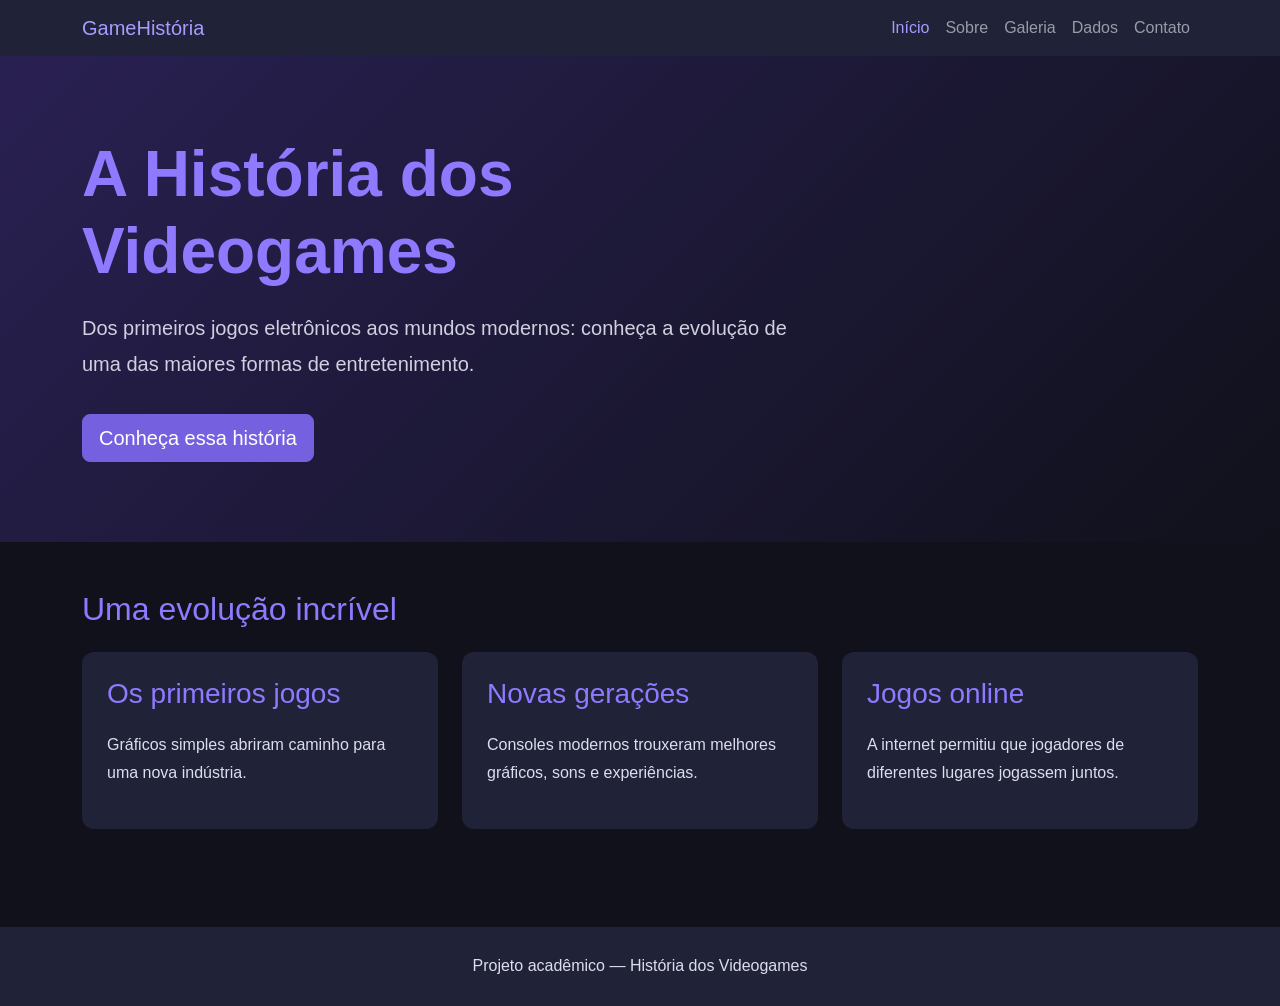
<file: index.html>
<!DOCTYPE html>
<html lang="pt-br">
<head>
    <meta charset="UTF-8">
    <meta name="viewport" content="width=device-width, initial-scale=1.0">
    <title>História dos Videogames</title>
    <link href="https://cdn.jsdelivr.net/npm/bootstrap@5.3.3/dist/css/bootstrap.min.css" rel="stylesheet">
    <link rel="stylesheet" href="css/style.css">
</head>
<body>

<nav class="navbar navbar-expand-lg navbar-dark">
    <div class="container">
        <a class="navbar-brand" href="index.html">GameHistória</a>
        <button class="navbar-toggler" type="button" data-bs-toggle="collapse" data-bs-target="#menu" aria-label="Abrir menu">
            <span class="navbar-toggler-icon"></span>
        </button>

        <div class="collapse navbar-collapse" id="menu">
            <ul class="navbar-nav ms-auto">
                <li class="nav-item"><a class="nav-link active" href="index.html">Início</a></li>
                <li class="nav-item"><a class="nav-link" href="sobre.html">Sobre</a></li>
                <li class="nav-item"><a class="nav-link" href="galeria.html">Galeria</a></li>
                <li class="nav-item"><a class="nav-link" href="dados.html">Dados</a></li>
                <li class="nav-item"><a class="nav-link" href="contato.html">Contato</a></li>
            </ul>
        </div>
    </div>
</nav>

<header class="hero">
    <div class="container">
        <div class="row align-items-center">
            <div class="col-lg-8">
                <h1 class="display-3 fw-bold">A História dos Videogames</h1>
                <p class="lead mt-3">
                    Dos primeiros jogos eletrônicos aos mundos modernos:
                    conheça a evolução de uma das maiores formas de entretenimento.
                </p>
                <a href="sobre.html" class="btn btn-primary btn-lg mt-3">
                    Conheça essa história
                </a>
            </div>
        </div>
    </div>
</header>

<main class="container py-5">
    <h2 class="mb-4">Uma evolução incrível</h2>

    <div class="row g-4">
        <div class="col-md-4">
            <div class="destaque">
                <h3>Os primeiros jogos</h3>
                <p>Gráficos simples abriram caminho para uma nova indústria.</p>
            </div>
        </div>

        <div class="col-md-4">
            <div class="destaque">
                <h3>Novas gerações</h3>
                <p>Consoles modernos trouxeram melhores gráficos, sons e experiências.</p>
            </div>
        </div>

        <div class="col-md-4">
            <div class="destaque">
                <h3>Jogos online</h3>
                <p>A internet permitiu que jogadores de diferentes lugares jogassem juntos.</p>
            </div>
        </div>
    </div>
</main>

<footer>
    <p class="mb-0">Projeto acadêmico — História dos Videogames</p>
</footer>

<script src="https://cdn.jsdelivr.net/npm/bootstrap@5.3.3/dist/js/bootstrap.bundle.min.js"></script>
</body>
</html>
</file>
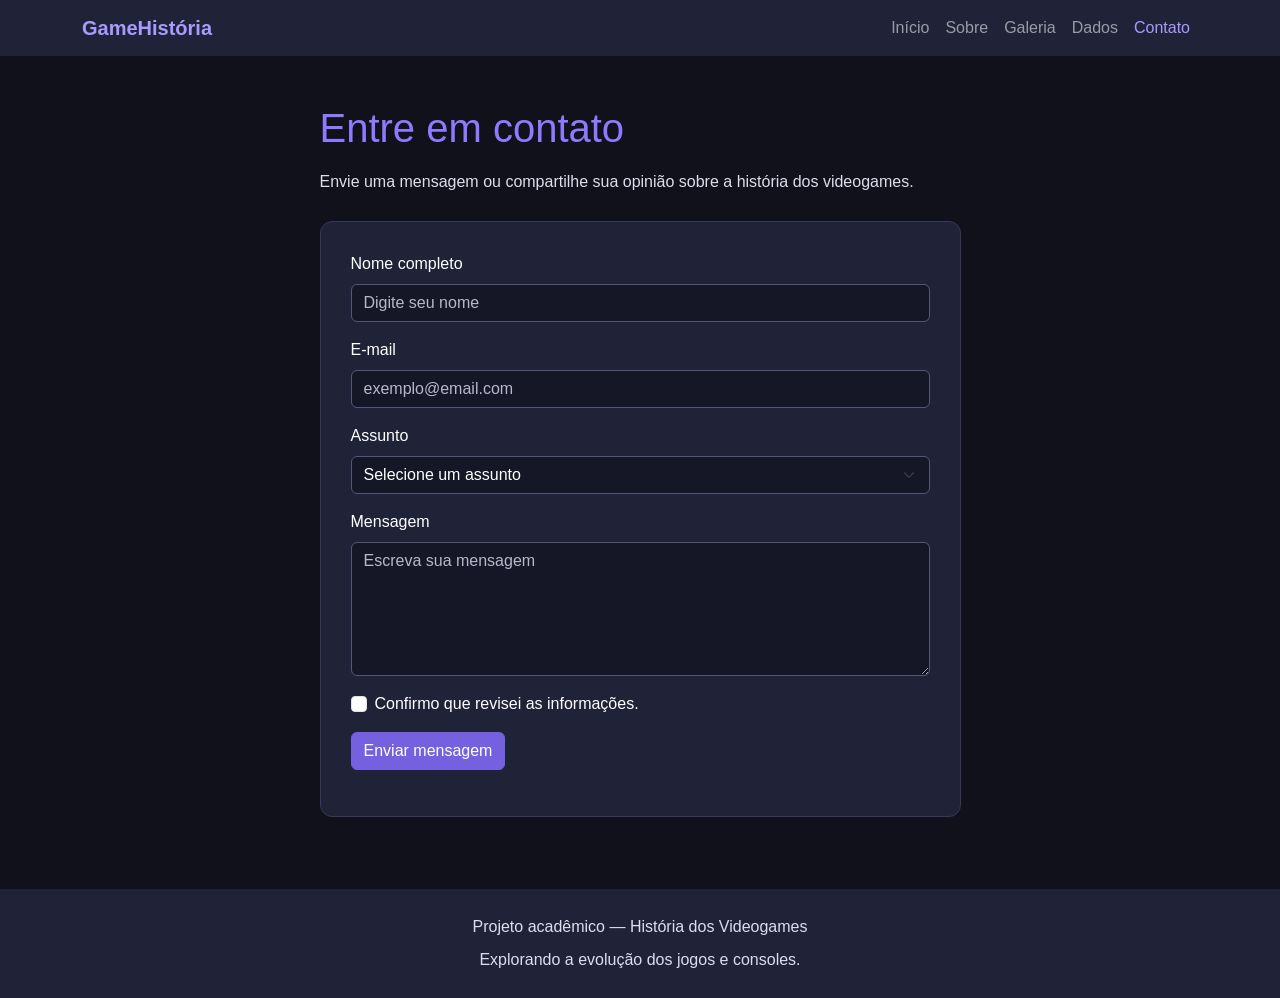
<file: contato.html>
<!DOCTYPE html>
<html lang="pt-br">
<head>
    <meta charset="UTF-8">
    <meta name="viewport" content="width=device-width, initial-scale=1.0">

    <title>Contato | História dos Videogames</title>

    <link
        href="https://cdn.jsdelivr.net/npm/bootstrap@5.3.3/dist/css/bootstrap.min.css"
        rel="stylesheet"
    >

    <link rel="stylesheet" href="css/style.css">
</head>

<body>

<nav class="navbar navbar-expand-lg navbar-dark">
    <div class="container">
        <a class="navbar-brand fw-bold" href="index.html">
            GameHistória
        </a>

        <button
            class="navbar-toggler"
            type="button"
            data-bs-toggle="collapse"
            data-bs-target="#menu"
            aria-controls="menu"
            aria-expanded="false"
            aria-label="Abrir ou fechar o menu"
        >
            <span class="navbar-toggler-icon"></span>
        </button>

        <div class="collapse navbar-collapse" id="menu">
            <ul class="navbar-nav ms-auto">
                <li class="nav-item">
                    <a class="nav-link" href="index.html">Início</a>
                </li>
                <li class="nav-item">
                    <a class="nav-link" href="sobre.html">Sobre</a>
                </li>
                <li class="nav-item">
                    <a class="nav-link" href="galeria.html">Galeria</a>
                </li>
                <li class="nav-item">
                    <a class="nav-link" href="dados.html">Dados</a>
                </li>
                <li class="nav-item">
                    <a class="nav-link active" aria-current="page"
                       href="contato.html">Contato</a>
                </li>
            </ul>
        </div>
    </div>
</nav>

<main class="container py-5">
    <div class="row justify-content-center">
        <div class="col-12 col-md-9 col-lg-7">

            <h1 class="mb-3">Entre em contato</h1>

            <p class="mb-4">
                Envie uma mensagem ou compartilhe sua opinião
                sobre a história dos videogames.
            </p>

            <div class="formulario">
                <form id="formContato">

                    <div class="mb-3">
                        <label for="nome" class="form-label">
                            Nome completo
                        </label>
                        <input
                            type="text"
                            class="form-control"
                            id="nome"
                            name="nome"
                            placeholder="Digite seu nome"
                            autocomplete="name"
                            required
                        >
                    </div>

                    <div class="mb-3">
                        <label for="email" class="form-label">
                            E-mail
                        </label>
                        <input
                            type="email"
                            class="form-control"
                            id="email"
                            name="email"
                            placeholder="exemplo@email.com"
                            autocomplete="email"
                            required
                        >
                    </div>

                    <div class="mb-3">
                        <label for="assunto" class="form-label">
                            Assunto
                        </label>
                        <select
                            class="form-select"
                            id="assunto"
                            name="assunto"
                            required
                        >
                            <option value="" selected disabled>
                                Selecione um assunto
                            </option>
                            <option value="historia">
                                História dos videogames
                            </option>
                            <option value="consoles">
                                Consoles e jogos
                            </option>
                            <option value="sugestao">
                                Sugestão para o site
                            </option>
                            <option value="outro">
                                Outro assunto
                            </option>
                        </select>
                    </div>

                    <div class="mb-3">
                        <label for="mensagem" class="form-label">
                            Mensagem
                        </label>
                        <textarea
                            class="form-control"
                            id="mensagem"
                            name="mensagem"
                            rows="5"
                            placeholder="Escreva sua mensagem"
                            required
                        ></textarea>
                    </div>

                    <div class="form-check mb-3">
                        <input
                            class="form-check-input"
                            type="checkbox"
                            id="autorizacao"
                            required
                        >
                        <label class="form-check-label" for="autorizacao">
                            Confirmo que revisei as informações.
                        </label>
                    </div>

                    <button type="submit" class="btn btn-primary">
                        Enviar mensagem
                    </button>

                    <p
                        id="resultado"
                        class="mt-3 mb-0"
                        role="status"
                        aria-live="polite"
                    ></p>

                </form>
            </div>
        </div>
    </div>
</main>

<footer class="text-center py-4 mt-4">
    <div class="container">
        <p class="mb-1">
            Projeto acadêmico — História dos Videogames
        </p>
        <p class="mb-0">
            Explorando a evolução dos jogos e consoles.
        </p>
    </div>
</footer>

<script src="https://cdn.jsdelivr.net/npm/bootstrap@5.3.3/dist/js/bootstrap.bundle.min.js"></script>

<script>
    document.getElementById("formContato").addEventListener(
        "submit",
        function(event) {
            event.preventDefault();

            document.getElementById("resultado").textContent =
                "Demonstração concluída! Nenhum e-mail foi enviado.";

            this.reset();
        }
    );
</script>

</body>
</html>
</file>
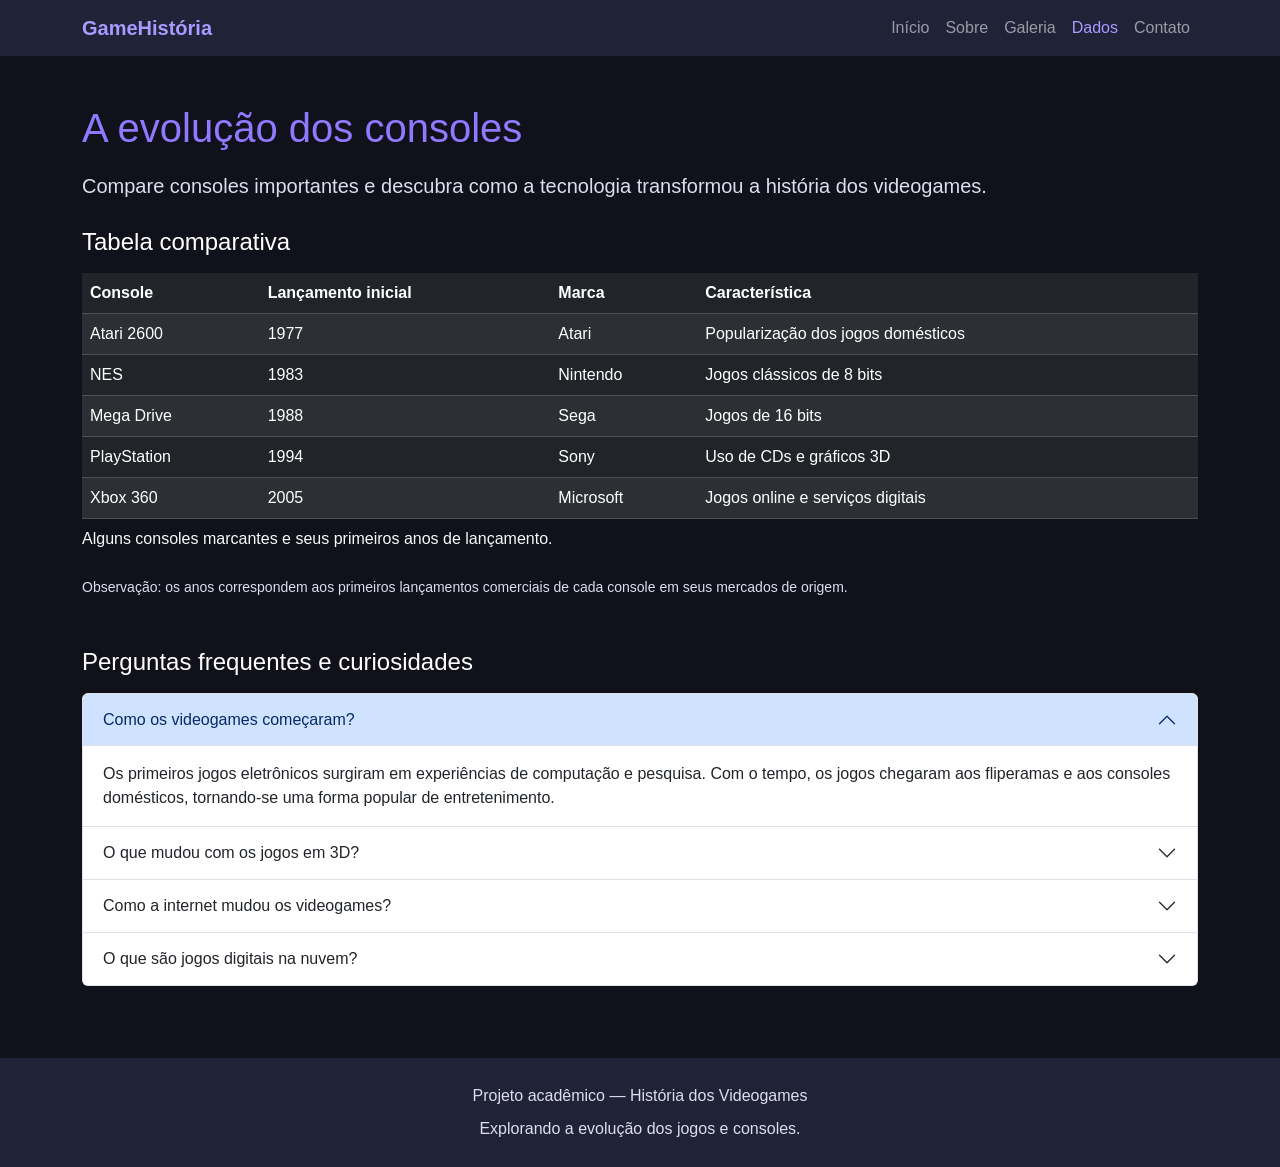
<file: dados.html>
<!DOCTYPE html>
<html lang="pt-br">
<head>
    <meta charset="UTF-8">
    <meta name="viewport" content="width=device-width, initial-scale=1.0">

    <title>Dados e Curiosidades | História dos Videogames</title>

    <link
        href="https://cdn.jsdelivr.net/npm/bootstrap@5.3.3/dist/css/bootstrap.min.css"
        rel="stylesheet"
    >

    <link rel="stylesheet" href="css/style.css">
</head>

<body>

<nav class="navbar navbar-expand-lg navbar-dark">
    <div class="container">
        <a class="navbar-brand fw-bold" href="index.html">
            GameHistória
        </a>

        <button
            class="navbar-toggler"
            type="button"
            data-bs-toggle="collapse"
            data-bs-target="#menu"
            aria-controls="menu"
            aria-expanded="false"
            aria-label="Abrir ou fechar o menu"
        >
            <span class="navbar-toggler-icon"></span>
        </button>

        <div class="collapse navbar-collapse" id="menu">
            <ul class="navbar-nav ms-auto">
                <li class="nav-item">
                    <a class="nav-link" href="index.html">Início</a>
                </li>
                <li class="nav-item">
                    <a class="nav-link" href="sobre.html">Sobre</a>
                </li>
                <li class="nav-item">
                    <a class="nav-link" href="galeria.html">Galeria</a>
                </li>
                <li class="nav-item">
                    <a class="nav-link active" aria-current="page"
                       href="dados.html">Dados</a>
                </li>
                <li class="nav-item">
                    <a class="nav-link" href="contato.html">Contato</a>
                </li>
            </ul>
        </div>
    </div>
</nav>

<main class="container py-5">

    <header class="mb-4">
        <h1 class="mb-3">A evolução dos consoles</h1>

        <p class="lead">
            Compare consoles importantes e descubra como a tecnologia
            transformou a história dos videogames.
        </p>
    </header>

    <section class="painel mb-5" aria-labelledby="titulo-tabela">

        <h2 id="titulo-tabela" class="h4 mb-3">
            Tabela comparativa
        </h2>

        <div class="table-responsive">
            <table class="table table-dark table-striped table-hover align-middle">
                <caption class="text-light">
                    Alguns consoles marcantes e seus primeiros anos de lançamento.
                </caption>

                <thead>
                    <tr>
                        <th scope="col">Console</th>
                        <th scope="col">Lançamento inicial</th>
                        <th scope="col">Marca</th>
                        <th scope="col">Característica</th>
                    </tr>
                </thead>

                <tbody>
                    <tr>
                        <td>Atari 2600</td>
                        <td>1977</td>
                        <td>Atari</td>
                        <td>Popularização dos jogos domésticos</td>
                    </tr>

                    <tr>
                        <td>NES</td>
                        <td>1983</td>
                        <td>Nintendo</td>
                        <td>Jogos clássicos de 8 bits</td>
                    </tr>

                    <tr>
                        <td>Mega Drive</td>
                        <td>1988</td>
                        <td>Sega</td>
                        <td>Jogos de 16 bits</td>
                    </tr>

                    <tr>
                        <td>PlayStation</td>
                        <td>1994</td>
                        <td>Sony</td>
                        <td>Uso de CDs e gráficos 3D</td>
                    </tr>

                    <tr>
                        <td>Xbox 360</td>
                        <td>2005</td>
                        <td>Microsoft</td>
                        <td>Jogos online e serviços digitais</td>
                    </tr>
                </tbody>
            </table>
        </div>

        <p class="small mb-0">
            Observação: os anos correspondem aos primeiros lançamentos
            comerciais de cada console em seus mercados de origem.
        </p>
    </section>

    <section class="painel" aria-labelledby="titulo-curiosidades">

        <h2 id="titulo-curiosidades" class="h4 mb-3">
            Perguntas frequentes e curiosidades
        </h2>

        <div class="accordion" id="curiosidades">

            <div class="accordion-item">
                <h3 class="accordion-header" id="pergunta1">
                    <button
                        class="accordion-button"
                        type="button"
                        data-bs-toggle="collapse"
                        data-bs-target="#resposta1"
                        aria-expanded="true"
                        aria-controls="resposta1"
                    >
                        Como os videogames começaram?
                    </button>
                </h3>

                <div
                    id="resposta1"
                    class="accordion-collapse collapse show"
                    aria-labelledby="pergunta1"
                    data-bs-parent="#curiosidades"
                >
                    <div class="accordion-body">
                        Os primeiros jogos eletrônicos surgiram em
                        experiências de computação e pesquisa. Com o tempo,
                        os jogos chegaram aos fliperamas e aos consoles
                        domésticos, tornando-se uma forma popular de
                        entretenimento.
                    </div>
                </div>
            </div>

            <div class="accordion-item">
                <h3 class="accordion-header" id="pergunta2">
                    <button
                        class="accordion-button collapsed"
                        type="button"
                        data-bs-toggle="collapse"
                        data-bs-target="#resposta2"
                        aria-expanded="false"
                        aria-controls="resposta2"
                    >
                        O que mudou com os jogos em 3D?
                    </button>
                </h3>

                <div
                    id="resposta2"
                    class="accordion-collapse collapse"
                    aria-labelledby="pergunta2"
                    data-bs-parent="#curiosidades"
                >
                    <div class="accordion-body">
                        Os gráficos tridimensionais permitiram criar
                        cenários com profundidade, personagens mais
                        detalhados e novas possibilidades de movimentação
                        e exploração.
                    </div>
                </div>
            </div>

            <div class="accordion-item">
                <h3 class="accordion-header" id="pergunta3">
                    <button
                        class="accordion-button collapsed"
                        type="button"
                        data-bs-toggle="collapse"
                        data-bs-target="#resposta3"
                        aria-expanded="false"
                        aria-controls="resposta3"
                    >
                        Como a internet mudou os videogames?
                    </button>
                </h3>

                <div
                    id="resposta3"
                    class="accordion-collapse collapse"
                    aria-labelledby="pergunta3"
                    data-bs-parent="#curiosidades"
                >
                    <div class="accordion-body">
                        A internet possibilitou partidas com pessoas
                        distantes, comunicação durante os jogos,
                        atualizações, conteúdos adicionais e distribuição
                        digital de jogos.
                    </div>
                </div>
            </div>

            <div class="accordion-item">
                <h3 class="accordion-header" id="pergunta4">
                    <button
                        class="accordion-button collapsed"
                        type="button"
                        data-bs-toggle="collapse"
                        data-bs-target="#resposta4"
                        aria-expanded="false"
                        aria-controls="resposta4"
                    >
                        O que são jogos digitais na nuvem?
                    </button>
                </h3>

                <div
                    id="resposta4"
                    class="accordion-collapse collapse"
                    aria-labelledby="pergunta4"
                    data-bs-parent="#curiosidades"
                >
                    <div class="accordion-body">
                        São jogos executados em servidores remotos e
                        transmitidos pela internet para um dispositivo
                        compatível. Dependendo do serviço, isso pode
                        reduzir a necessidade de um console potente.
                    </div>
                </div>
            </div>

        </div>
    </section>

</main>

<footer class="text-center py-4 mt-4">
    <div class="container">
        <p class="mb-1">
            Projeto acadêmico — História dos Videogames
        </p>
        <p class="mb-0">
            Explorando a evolução dos jogos e consoles.
        </p>
    </div>
</footer>

<script src="https://cdn.jsdelivr.net/npm/bootstrap@5.3.3/dist/js/bootstrap.bundle.min.js"></script>

</body>
</html>
</file>
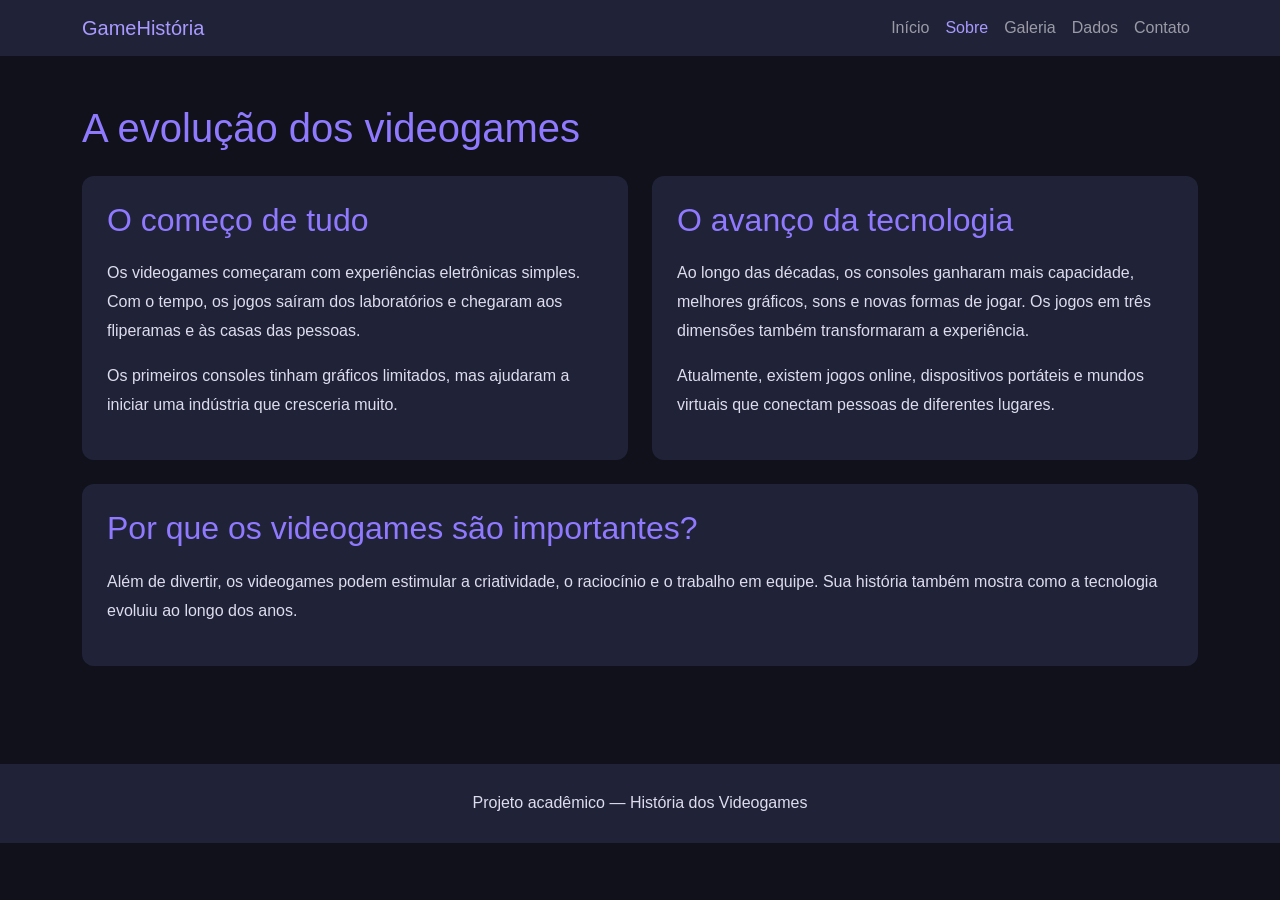
<file: sobre.html>
<!DOCTYPE html>
<html lang="pt-br">
<head>
    <meta charset="UTF-8">
    <meta name="viewport" content="width=device-width, initial-scale=1.0">
    <title>Sobre | História dos Videogames</title>
    <link href="https://cdn.jsdelivr.net/npm/bootstrap@5.3.3/dist/css/bootstrap.min.css" rel="stylesheet">
    <link rel="stylesheet" href="css/style.css">
</head>
<body>

<nav class="navbar navbar-expand-lg navbar-dark">
    <div class="container">
        <a class="navbar-brand" href="index.html">GameHistória</a>
        <button class="navbar-toggler" type="button" data-bs-toggle="collapse" data-bs-target="#menu" aria-label="Abrir menu">
            <span class="navbar-toggler-icon"></span>
        </button>

        <div class="collapse navbar-collapse" id="menu">
            <ul class="navbar-nav ms-auto">
                <li class="nav-item"><a class="nav-link" href="index.html">Início</a></li>
                <li class="nav-item"><a class="nav-link active" href="sobre.html">Sobre</a></li>
                <li class="nav-item"><a class="nav-link" href="galeria.html">Galeria</a></li>
                <li class="nav-item"><a class="nav-link" href="dados.html">Dados</a></li>
                <li class="nav-item"><a class="nav-link" href="contato.html">Contato</a></li>
            </ul>
        </div>
    </div>
</nav>

<main class="container py-5">
    <h1 class="mb-4">A evolução dos videogames</h1>

    <div class="row g-4">
        <div class="col-md-6">
            <section class="conteudo h-100">
                <h2>O começo de tudo</h2>
                <p>Os videogames começaram com experiências eletrônicas simples. Com o tempo, os jogos saíram dos laboratórios e chegaram aos fliperamas e às casas das pessoas.</p>
                <p>Os primeiros consoles tinham gráficos limitados, mas ajudaram a iniciar uma indústria que cresceria muito.</p>
            </section>
        </div>

        <div class="col-md-6">
            <section class="conteudo h-100">
                <h2>O avanço da tecnologia</h2>
                <p>Ao longo das décadas, os consoles ganharam mais capacidade, melhores gráficos, sons e novas formas de jogar. Os jogos em três dimensões também transformaram a experiência.</p>
                <p>Atualmente, existem jogos online, dispositivos portáteis e mundos virtuais que conectam pessoas de diferentes lugares.</p>
            </section>
        </div>
    </div>

    <section class="conteudo mt-4">
        <h2>Por que os videogames são importantes?</h2>
        <p>Além de divertir, os videogames podem estimular a criatividade, o raciocínio e o trabalho em equipe. Sua história também mostra como a tecnologia evoluiu ao longo dos anos.</p>
    </section>
</main>

<footer class="text-white">
    <p class="mb-0">Projeto acadêmico — História dos Videogames</p>
</footer>

<script src="https://cdn.jsdelivr.net/npm/bootstrap@5.3.3/dist/js/bootstrap.bundle.min.js"></script>
</body>
</html>
</file>
<file: css/style.css>
body {
    background-color: #10111b;
    color: white;
    font-family: Arial, sans-serif;
}

.navbar, footer {
    background-color: #202238;
}

.navbar-brand {
    color: #a99aff;
}

.nav-link:hover,
.nav-link.active {
    color: #a99aff !important;
}

h1, h2, h3 {
    color: #8f7aff;
    margin-bottom: 20px;
}

p {
    color: #dddded;
    line-height: 1.8;
}

.hero {
    padding: 80px 0;
    background: linear-gradient(135deg, #292052, #10111b);
}

.hero p {
    color: #d0d0e0;
}

.destaque, .conteudo {
    background-color: #202238;
    padding: 25px;
    border-radius: 12px;
    height: 100%;
}

.card {
    background-color: #202238;
    color: white;
    margin-bottom: 20px;
}

.card p {
    color: #dddded;
}

.formulario {
    background-color: #202238;
    padding: 30px;
    border-radius: 12px;
    border: 1px solid #363957;
}

.form-label, .form-check-label {
    color: white;
}

.form-control, .form-select {
    background-color: #151626;
    color: white;
    border-color: #555777;
}

.form-control:focus, .form-select:focus {
    background-color: #151626;
    color: white;
    border-color: #a99aff;
    box-shadow: 0 0 0 .2rem rgba(143, 122, 255, .2);
}

.form-control::placeholder {
    color: #b8b8cc;
}

.btn-primary {
    background-color: #7560df;
    border-color: #7560df;
}

.btn-primary:hover {
    background-color: #5c48c5;
    border-color: #5c48c5;
}

img {
    max-width: 100%;
    height: auto;
}

footer {
    padding: 25px;
    margin-top: 50px;
    text-align: center;
}

@media (max-width: 576px) {
    .conteudo, .formulario {
        padding: 20px;
    }

    .hero {
        padding: 50px 0;
    }
}
</file>
